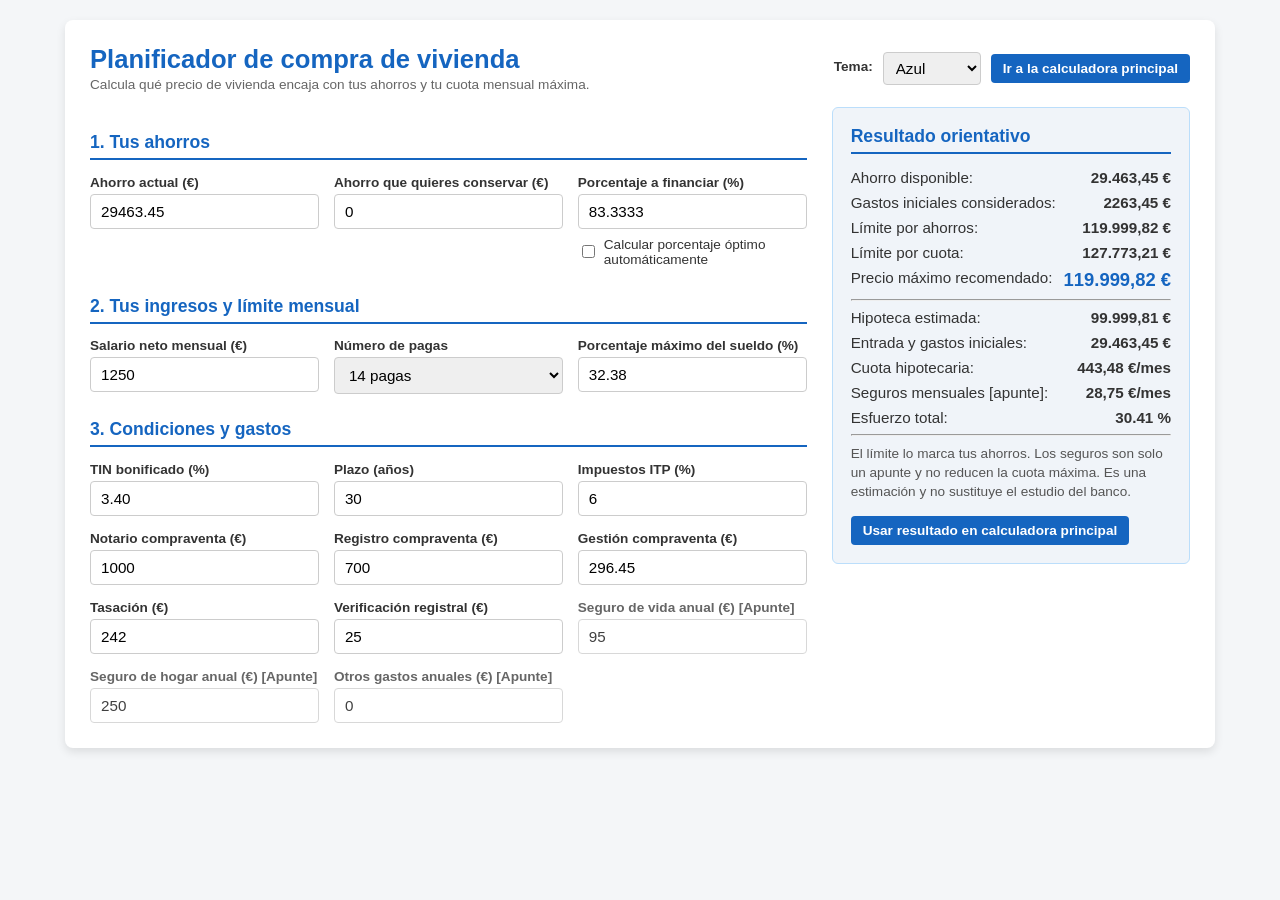
<file: planificador.html>
<!DOCTYPE html>
<html lang="es">
<head>
  <meta charset="UTF-8">
  <meta name="viewport" content="width=device-width, initial-scale=1.0">
  <title>Planificador de compra de vivienda</title>
  <link rel="stylesheet" href="styles.css">
</head>
<body class="theme-azul">
  <main class="container planner-container">
    <div class="header-bar">
      <div>
        <h1>Planificador de compra de vivienda</h1>
        <p class="intro-text">Calcula qué precio de vivienda encaja con tus ahorros y tu cuota mensual máxima.</p>
      </div>
      <div class="controls-container">
        <label for="themeSelect">Tema:</label>
        <select id="themeSelect" onchange="cambiarTema(this.value)">
          <option value="theme-azul">Azul</option>
          <option value="theme-verde">Verde</option>
          <option value="theme-morado">Moradito</option>
          <option value="theme-rojo">Rojo</option>
          <option value="theme-amarillo">Amarillo</option>
        </select>
        <a class="btn-action link-button" href="index.html">Ir a la calculadora principal</a>
      </div>
    </div>

    <div class="main-layout">
      <div>
        <h2>1. Tus ahorros</h2>
        <div class="grid">
          <div class="form-group">
            <label for="ahorroActual">Ahorro actual (€)</label>
            <input type="number" id="ahorroActual" value="29463.45" min="0" step="0.01" oninput="calcularPlanificacion()">
          </div>
          <div class="form-group">
            <label for="ahorroReserva">Ahorro que quieres conservar (€)</label>
            <input type="number" id="ahorroReserva" value="0" min="0" oninput="calcularPlanificacion()">
          </div>
          <div class="form-group">
            <label for="porcentajeFinanciacion">Porcentaje a financiar (%)</label>
            <input type="number" id="porcentajeFinanciacion" value="83.3333" min="1" max="100" step="0.0001" oninput="calcularPlanificacion()">
            <label class="checkbox-label"><input type="checkbox" id="financiacionAutomatica" onchange="cambiarModoFinanciacion()"> Calcular porcentaje óptimo automáticamente</label>
          </div>
        </div>

        <h2>2. Tus ingresos y límite mensual</h2>
        <div class="grid">
          <div class="form-group">
            <label for="salarioMensual">Salario neto mensual (€)</label>
            <input type="number" id="salarioMensual" value="1250" min="0" oninput="calcularPlanificacion()">
          </div>
          <div class="form-group">
            <label for="numeroPagas">Número de pagas</label>
            <select id="numeroPagas" onchange="calcularPlanificacion()">
              <option value="12">12 pagas</option>
              <option value="14" selected>14 pagas</option>
            </select>
          </div>
          <div class="form-group">
            <label for="porcentajeEsfuerzo">Porcentaje máximo del sueldo (%)</label>
            <input type="number" id="porcentajeEsfuerzo" value="32.38" min="1" max="100" step="0.01" oninput="calcularPlanificacion()">
          </div>
        </div>

        <h2>3. Condiciones y gastos</h2>
        <div class="grid">
          <div class="form-group">
            <label for="tinBonificado">TIN bonificado (%)</label>
            <input type="number" id="tinBonificado" value="3.40" min="0" step="0.01" oninput="calcularPlanificacion()">
          </div>
          <div class="form-group">
            <label for="plazoAnos">Plazo (años)</label>
            <input type="number" id="plazoAnos" value="30" min="1" oninput="calcularPlanificacion()">
          </div>
          <div class="form-group">
            <label for="porcentajeImpuestos">Impuestos ITP (%)</label>
            <input type="number" id="porcentajeImpuestos" value="6" min="0" step="0.1" oninput="calcularPlanificacion()">
          </div>
          <div class="form-group">
            <label for="gastosNotario">Notario compraventa (€)</label>
            <input type="number" id="gastosNotario" value="1000" min="0" step="0.01" oninput="calcularPlanificacion()">
          </div>
          <div class="form-group">
            <label for="gastosRegistro">Registro compraventa (€)</label>
            <input type="number" id="gastosRegistro" value="700" min="0" step="0.01" oninput="calcularPlanificacion()">
          </div>
          <div class="form-group">
            <label for="gastosGestion">Gestión compraventa (€)</label>
            <input type="number" id="gastosGestion" value="296.45" min="0" step="0.01" oninput="calcularPlanificacion()">
          </div>
          <div class="form-group">
            <label for="tasacion">Tasación (€)</label>
            <input type="number" id="tasacion" value="242" min="0" step="0.01" oninput="calcularPlanificacion()">
          </div>
          <div class="form-group">
            <label for="verificacion">Verificación registral (€)</label>
            <input type="number" id="verificacion" value="25" min="0" step="0.01" oninput="calcularPlanificacion()">
          </div>
          <div class="form-group planner-reference">
            <label for="seguroVidaAnual">Seguro de vida anual (€) [Apunte]</label>
            <input type="number" id="seguroVidaAnual" value="95" min="0" step="0.01" oninput="calcularPlanificacion()">
          </div>
          <div class="form-group planner-reference">
            <label for="seguroHogarAnual">Seguro de hogar anual (€) [Apunte]</label>
            <input type="number" id="seguroHogarAnual" value="250" min="0" step="0.01" oninput="calcularPlanificacion()">
          </div>
          <div class="form-group planner-reference">
            <label for="otrosGastosAnuales">Otros gastos anuales (€) [Apunte]</label>
            <input type="number" id="otrosGastosAnuales" value="0" min="0" step="0.01" oninput="calcularPlanificacion()">
          </div>
        </div>
      </div>

      <aside class="sidebar-card planner-results">
        <h2 style="margin-top:0;">Resultado orientativo</h2>
        <div class="res-line"><span>Ahorro disponible:</span><strong id="resAhorroDisponible">0,00 €</strong></div>
        <div class="res-line"><span>Gastos iniciales considerados:</span><strong id="resGastosIniciales">0,00 €</strong></div>
        <div class="res-line"><span>Límite por ahorros:</span><strong id="resLimiteAhorros">0,00 €</strong></div>
        <div class="res-line"><span>Límite por cuota:</span><strong id="resLimiteCuota">0,00 €</strong></div>
        <div class="res-line"><span>Precio máximo recomendado:</span><strong id="resPrecioMaximo" class="highlight">0,00 €</strong></div>
        <hr>
        <div class="res-line"><span>Hipoteca estimada:</span><strong id="resHipoteca">0,00 €</strong></div>
        <div class="res-line"><span>Entrada y gastos iniciales:</span><strong id="resAportacion">0,00 €</strong></div>
        <div class="res-line"><span>Cuota hipotecaria:</span><strong id="resCuota">0,00 €/mes</strong></div>
        <div class="res-line"><span>Seguros mensuales [apunte]:</span><strong id="resSeguros">0,00 €/mes</strong></div>
        <div class="res-line"><span>Esfuerzo total:</span><strong id="resEsfuerzo">0,00 %</strong></div>
        <hr>
        <div class="planner-note" id="resExplicacion">Los seguros son solo informativos y no se descuentan de la cuota máxima.</div>
        <a class="btn-action link-button planner-main-link" id="usarEnPrincipal" href="index.html">Usar resultado en calculadora principal</a>
      </aside>
    </div>
  </main>
  <script src="planificador.js"></script>
</body>
</html>
</file>
<file: styles.css>
/* Temas de Color */
:root {
  --primary: #1565c0;
  --bg: #f4f6f8;
  --card-bg: #ffffff;
  --text: #333333;
  --border: #cccccc;
  --readonly-bg: #e9ecef;
  --accent-bg: #f0f4f9;
  --results-bg: #e3f2fd;
  --accent-border: #bbdefb;
}

/* Modificadores de Temas */
body.theme-verde {
  --primary: #1b5e20;
  --accent-bg: #f0f7f4;
  --results-bg: #e8f5e9;
  --accent-border: #c8e6c9;
}

body.theme-azul {
  --primary: #1565c0;
  --accent-bg: #f0f4f9;
  --results-bg: #e3f2fd;
  --accent-border: #bbdefb;
}

body.theme-morado {
  --primary: #4a148c;
  --accent-bg: #f3e5f5;
  --results-bg: #f3e5f5;
  --accent-border: #e1bee7;
}

body.theme-rojo {
  --primary: #b71c1c;
  --accent-bg: #ffebee;
  --results-bg: #ffebee;
  --accent-border: #ffcdd2;
}

body.theme-amarillo {
  --primary: #f57f17;
  --accent-bg: #fffde7;
  --results-bg: #fffde7;
  --accent-border: #fff59d;
}

body {
  font-family: Arial, sans-serif;
  background-color: var(--bg);
  color: var(--text);
  margin: 0;
  padding: 20px;
  transition: all 0.3s ease;
}

.container {
  max-width: 1100px;
  margin: 0 auto;
  background: var(--card-bg);
  padding: 25px;
  border-radius: 8px;
  box-shadow: 0 4px 10px rgba(0,0,0,0.1);
  position: relative;
}

.header-bar {
  display: flex;
  justify-content: space-between;
  align-items: center;
  flex-wrap: wrap;
  margin-bottom: 15px;
  gap: 10px;
}

.controls-container {
  display: flex;
  align-items: center;
  gap: 10px;
  font-size: 0.85rem;
  font-weight: bold;
}

.controls-container select {
  padding: 6px 8px;
  font-weight: normal;
}

.btn-action {
  background-color: var(--primary);
  color: #ffffff;
  border: none;
  padding: 7px 12px;
  border-radius: 4px;
  cursor: pointer;
  font-weight: bold;
  font-size: 0.85rem;
  transition: opacity 0.2s;
}

.btn-action:hover {
  opacity: 0.9;
}

h1 {
  color: var(--primary);
  margin: 0;
  font-size: 1.6rem;
}

h2 {
  font-size: 1.1rem;
  border-bottom: 2px solid var(--primary);
  padding-bottom: 5px;
  margin-top: 25px;
  color: var(--primary);
}

.main-layout {
  display: grid;
  grid-template-columns: 2fr 1fr;
  gap: 25px;
}

@media (max-width: 850px) {
  .main-layout {
    grid-template-columns: 1fr;
  }
  .header-bar {
    flex-direction: column;
    align-items: flex-start;
  }
}

.grid {
  display: grid;
  grid-template-columns: repeat(auto-fit, minmax(220px, 1fr));
  gap: 15px;
}

.form-group {
  display: flex;
  flex-direction: column;
}

label {
  font-size: 0.85rem;
  font-weight: bold;
  margin-bottom: 4px;
}

input, select {
  padding: 8px 10px;
  border: 1px solid var(--border);
  border-radius: 4px;
  font-size: 0.95rem;
}

input[readonly] {
  background-color: var(--readonly-bg);
  font-weight: bold;
}

.sidebar-card {
  background-color: var(--accent-bg);
  border: 1px solid var(--accent-border);
  border-radius: 6px;
  padding: 18px;
  height: fit-content;
}

.results-card {
  background-color: var(--results-bg);
  border: 1px solid var(--accent-border);
  border-radius: 6px;
  padding: 15px;
  margin-top: 20px;
}

.results-card div, .sidebar-card div.res-line {
  display: flex;
  justify-content: space-between;
  margin-bottom: 8px;
  font-size: 0.95rem;
}

.highlight {
  font-size: 1.15rem;
  font-weight: bold;
  color: var(--primary);
}

.badge-ok {
  color: #2e7d32;
  font-weight: bold;
}

.badge-alert {
  color: #c62828;
  font-weight: bold;
}

.link-button {
  display: inline-block;
  text-decoration: none;
}

.intro-text {
  font-size: 0.85rem;
  color: #666;
  margin: 3px 0 0;
}

.planner-results {
  align-self: start;
}

.planner-note {
  font-size: 0.85rem;
  line-height: 1.4;
  color: #555;
}

.planner-reference {
  opacity: 0.75;
}

.checkbox-label {
  display: flex;
  flex-direction: row;
  align-items: center;
  gap: 6px;
  margin-top: 8px;
  font-weight: normal;
}

.checkbox-label input {
  width: auto;
}

.planner-main-link {
  margin-top: 15px;
  text-align: center;
}

@media (max-width: 500px) {
  body {
    padding: 10px;
  }

  .container {
    padding: 15px;
  }

  .header-bar {
    gap: 15px;
  }

  .controls-container {
    flex-wrap: wrap;
  }
}
</file>
